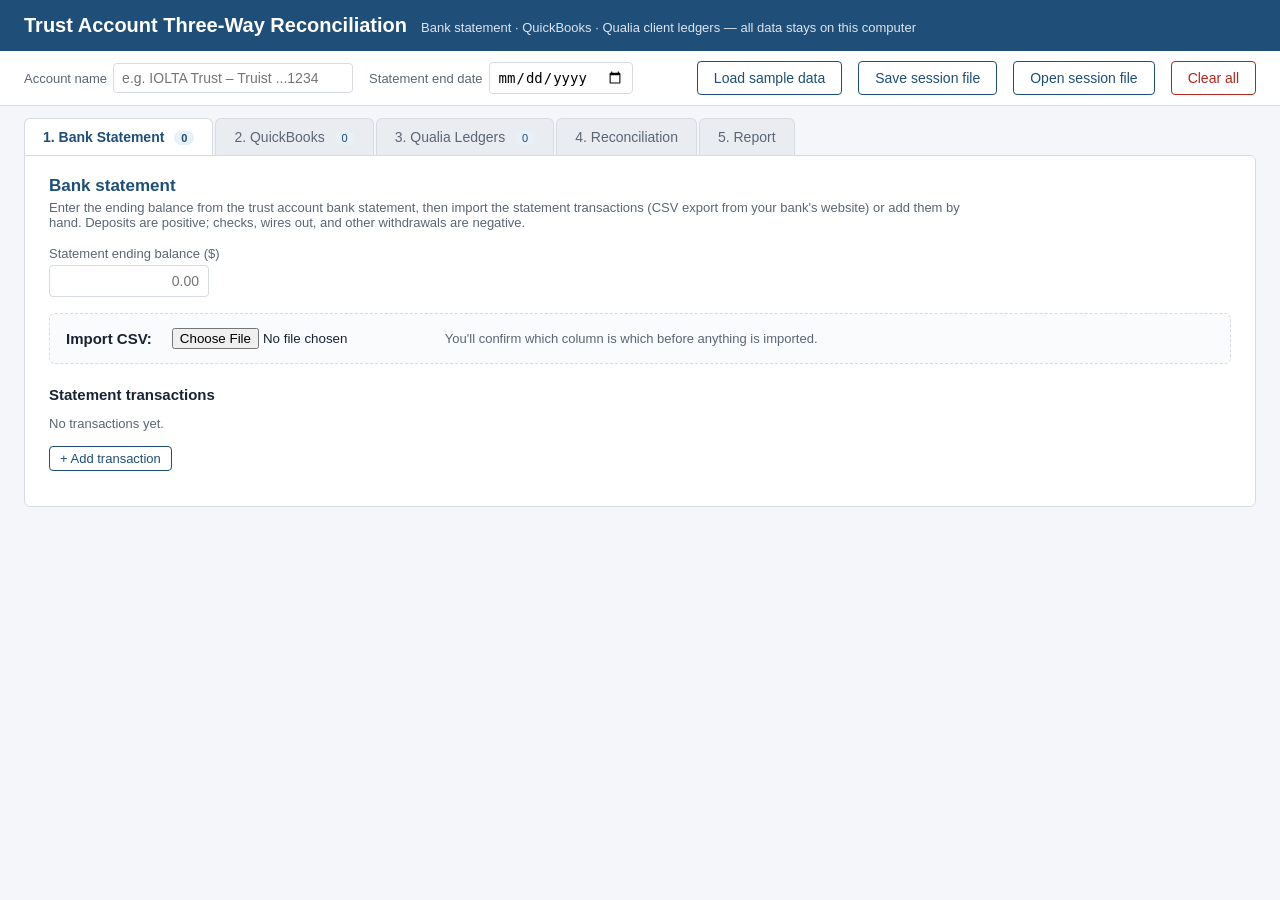
<file: index.html>
<!DOCTYPE html>
<html lang="en">
<head>
<meta charset="utf-8">
<meta name="viewport" content="width=device-width, initial-scale=1">
<title>Trust Account Three-Way Reconciliation</title>
<link rel="stylesheet" href="css/styles.css">
</head>
<body>

<header class="app-header">
  <h1>Trust Account Three-Way Reconciliation</h1>
  <span class="subtitle">Bank statement &middot; QuickBooks &middot; Qualia client ledgers &mdash; all data stays on this computer</span>
</header>

<div class="toolbar">
  <label>Account name
    <input type="text" id="account-name" placeholder="e.g. IOLTA Trust – Truist ...1234">
  </label>
  <label>Statement end date
    <input type="date" id="statement-date">
  </label>
  <span class="spacer"></span>
  <button class="btn secondary" id="btn-load-sample">Load sample data</button>
  <button class="btn secondary" id="btn-save-session">Save session file</button>
  <button class="btn secondary" id="btn-load-session">Open session file</button>
  <input type="file" id="session-file-input" accept=".json" hidden>
  <button class="btn danger" id="btn-clear">Clear all</button>
</div>

<nav class="tabs">
  <button data-tab="bank" class="active">1. Bank Statement <span class="badge" id="badge-bank">0</span></button>
  <button data-tab="book">2. QuickBooks <span class="badge" id="badge-book">0</span></button>
  <button data-tab="qualia">3. Qualia Ledgers <span class="badge" id="badge-qualia">0</span></button>
  <button data-tab="reconcile">4. Reconciliation</button>
  <button data-tab="report">5. Report</button>
</nav>

<main>

  <!-- ============ BANK ============ -->
  <section class="tab-panel active" id="panel-bank">
    <h2>Bank statement</h2>
    <p class="hint">Enter the ending balance from the trust account bank statement, then import the
       statement transactions (CSV export from your bank's website) or add them by hand.
       Deposits are positive; checks, wires out, and other withdrawals are negative.</p>

    <div class="row">
      <div class="field">
        <label>Statement ending balance ($)</label>
        <input type="text" class="money" id="bank-ending" placeholder="0.00">
      </div>
    </div>

    <div class="import-box" id="import-bank">
      <div class="row">
        <strong>Import CSV:</strong>
        <input type="file" accept=".csv,.txt" data-source="bank" class="csv-input">
        <span class="hint-inline" style="color:var(--muted);font-size:13px">You'll confirm which column is which before anything is imported.</span>
      </div>
      <div class="mapping-panel" hidden></div>
    </div>

    <h3 class="section">Statement transactions</h3>
    <div id="bank-table"></div>
    <p><button class="btn secondary small" id="btn-add-bank">+ Add transaction</button></p>
  </section>

  <!-- ============ QUICKBOOKS ============ -->
  <section class="tab-panel" id="panel-book">
    <h2>QuickBooks trust ledger</h2>
    <p class="hint">In QuickBooks, run the trust bank account register / transaction detail report for the
       statement month and export it to CSV (or Excel, then save as CSV). Import it here. The ending balance
       is your book balance as of the statement date &mdash; it auto-fills if the export has a running-balance
       column, and you can type it directly.</p>

    <div class="row">
      <div class="field">
        <label>Book (ledger) ending balance ($)</label>
        <input type="text" class="money" id="book-ending" placeholder="0.00">
      </div>
    </div>

    <div class="import-box" id="import-book">
      <div class="row">
        <strong>Import CSV:</strong>
        <input type="file" accept=".csv,.txt" data-source="book" class="csv-input">
      </div>
      <div class="mapping-panel" hidden></div>
    </div>

    <h3 class="section">Book transactions</h3>
    <div id="book-table"></div>
    <p><button class="btn secondary small" id="btn-add-book">+ Add transaction</button></p>
  </section>

  <!-- ============ QUALIA ============ -->
  <section class="tab-panel" id="panel-qualia">
    <h2>Qualia client ledger balances</h2>
    <p class="hint">In Qualia, run the <em>Trial Balance</em> (escrow trial balance) report for this trust
       account as of the statement date and export it to CSV. Each open order/file should appear with its
       ledger balance. The total of every client ledger must equal the bank and book balances.</p>

    <div class="import-box" id="import-qualia">
      <div class="row">
        <strong>Import CSV:</strong>
        <input type="file" accept=".csv,.txt" data-source="qualia" class="csv-input">
      </div>
      <div class="mapping-panel" hidden></div>
    </div>

    <h3 class="section">Client ledgers</h3>
    <div id="qualia-table"></div>
    <p><button class="btn secondary small" id="btn-add-ledger">+ Add ledger</button></p>
  </section>

  <!-- ============ RECONCILE ============ -->
  <section class="tab-panel" id="panel-reconcile">
    <h2>Three-way reconciliation</h2>
    <p class="hint">The app matches bank and book transactions (by check number, then by amount and date),
       computes outstanding items, and compares the three balances. Everything below updates automatically
       from the data on the first three tabs.</p>
    <div id="reconcile-output"></div>
  </section>

  <!-- ============ REPORT ============ -->
  <section class="tab-panel" id="panel-report">
    <div class="no-print" style="margin-bottom:16px">
      <button class="btn" id="btn-print">Print / save as PDF</button>
      <span style="color:var(--muted);font-size:13px;margin-left:10px">
        Georgia Bar Rule 1.15 requires trust account records to be kept for six years &mdash; print or save
        the signed report each month.</span>
    </div>
    <div id="report-content"></div>
  </section>

</main>

<script src="js/csv.js"></script>
<script src="js/reconcile.js"></script>
<script src="js/sample-data.js"></script>
<script src="js/app.js"></script>
</body>
</html>
</file>
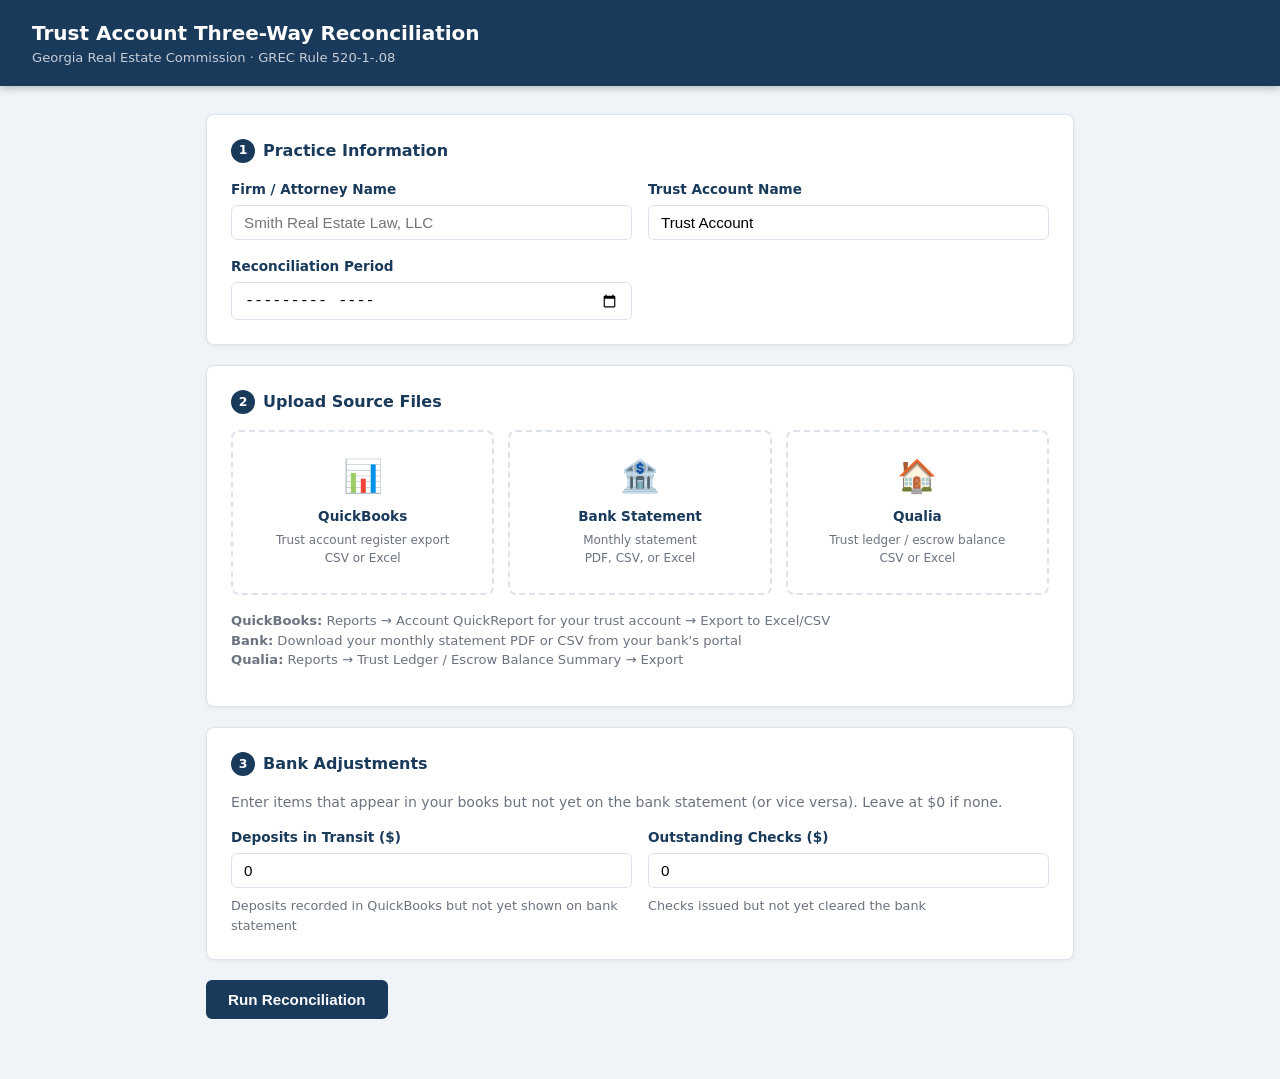
<file: templates/index.html>
<!DOCTYPE html>
<html lang="en">
<head>
  <meta charset="UTF-8" />
  <meta name="viewport" content="width=device-width, initial-scale=1.0" />
  <title>Trust Account Three-Way Reconciliation</title>
  <link rel="stylesheet" href="/static/css/style.css" />
</head>
<body>

<header class="app-header">
  <div>
    <h1>Trust Account Three-Way Reconciliation</h1>
    <div class="subtitle">Georgia Real Estate Commission · GREC Rule 520-1-.08</div>
  </div>
</header>

<main class="container">

  <!-- ── Input Form ── -->
  <form id="reconcile-form" enctype="multipart/form-data">

    <!-- Firm info -->
    <div class="card">
      <div class="card-title">
        <span class="step-badge">1</span>
        Practice Information
      </div>
      <div class="form-grid">
        <div class="form-group">
          <label for="firm_name">Firm / Attorney Name</label>
          <input type="text" id="firm_name" name="firm_name" placeholder="Smith Real Estate Law, LLC" />
        </div>
        <div class="form-group">
          <label for="account_name">Trust Account Name</label>
          <input type="text" id="account_name" name="account_name" value="Trust Account" />
        </div>
        <div class="form-group">
          <label for="month_year">Reconciliation Period</label>
          <input type="month" id="month_year" name="month_year" required />
        </div>
      </div>
    </div>

    <!-- File uploads -->
    <div class="card">
      <div class="card-title">
        <span class="step-badge">2</span>
        Upload Source Files
      </div>
      <div class="upload-grid">

        <div class="upload-zone" id="zone-qb">
          <input type="file" name="quickbooks_file" accept=".csv,.xlsx,.xls" required />
          <div class="upload-icon">📊</div>
          <div class="upload-label">QuickBooks</div>
          <div class="upload-hint">Trust account register export<br/>CSV or Excel</div>
          <div class="upload-filename"></div>
        </div>

        <div class="upload-zone" id="zone-bank">
          <input type="file" name="bank_file" accept=".csv,.xlsx,.xls,.pdf" required />
          <div class="upload-icon">🏦</div>
          <div class="upload-label">Bank Statement</div>
          <div class="upload-hint">Monthly statement<br/>PDF, CSV, or Excel</div>
          <div class="upload-filename"></div>
        </div>

        <div class="upload-zone" id="zone-qualia">
          <input type="file" name="qualia_file" accept=".csv,.xlsx,.xls" required />
          <div class="upload-icon">🏠</div>
          <div class="upload-label">Qualia</div>
          <div class="upload-hint">Trust ledger / escrow balance<br/>CSV or Excel</div>
          <div class="upload-filename"></div>
        </div>

      </div>

      <p style="font-size:.82rem;color:var(--muted);margin-bottom:12px;">
        <strong>QuickBooks:</strong> Reports → Account QuickReport for your trust account → Export to Excel/CSV<br/>
        <strong>Bank:</strong> Download your monthly statement PDF or CSV from your bank's portal<br/>
        <strong>Qualia:</strong> Reports → Trust Ledger / Escrow Balance Summary → Export
      </p>
    </div>

    <!-- Manual adjustments -->
    <div class="card">
      <div class="card-title">
        <span class="step-badge">3</span>
        Bank Adjustments
      </div>
      <p style="font-size:.88rem;color:var(--muted);margin-bottom:14px;">
        Enter items that appear in your books but not yet on the bank statement (or vice versa).
        Leave at $0 if none.
      </p>
      <div class="adjustments">
        <div class="form-group">
          <label for="deposits_in_transit">Deposits in Transit ($)</label>
          <input type="number" id="deposits_in_transit" name="deposits_in_transit"
                 value="0" min="0" step="0.01" />
          <div class="adj-note">Deposits recorded in QuickBooks but not yet shown on bank statement</div>
        </div>
        <div class="form-group">
          <label for="outstanding_checks">Outstanding Checks ($)</label>
          <input type="number" id="outstanding_checks" name="outstanding_checks"
                 value="0" min="0" step="0.01" />
          <div class="adj-note">Checks issued but not yet cleared the bank</div>
        </div>
      </div>
    </div>

    <!-- Submit -->
    <div id="error-box" class="error-box hidden"></div>

    <div class="btn-row">
      <button type="submit" id="submit-btn" class="btn btn-primary">
        <div id="spinner" class="spinner"></div>
        Run Reconciliation
      </button>
    </div>

  </form>

  <!-- ── Results ── -->
  <section id="results" class="hidden" style="margin-top:32px;">

    <div id="status-banner" class="status-banner"></div>

    <!-- Comparison cards -->
    <div class="comparison-grid">
      <div id="card-bank" class="compare-card"></div>
      <div id="card-qb" class="compare-card"></div>
      <div id="card-qualia" class="compare-card"></div>
    </div>

    <!-- Part 1 — Bank -->
    <div class="card recon-section">
      <h3>Part 1 — Bank Statement Balance</h3>
      <table class="recon-table">
        <tbody>
          <tr>
            <td>Bank Statement Ending Balance</td>
            <td id="bank-ending"></td>
          </tr>
          <tr>
            <td class="label-indent">+ Deposits in Transit</td>
            <td id="bank-dit"></td>
          </tr>
          <tr>
            <td class="label-indent">− Outstanding Checks</td>
            <td id="bank-oc"></td>
          </tr>
          <tr class="total-row">
            <td>= Adjusted Bank Balance</td>
            <td id="bank-adjusted"></td>
          </tr>
        </tbody>
      </table>
    </div>

    <!-- Part 2 — QuickBooks -->
    <div class="card recon-section">
      <h3>Part 2 — QuickBooks Book Balance</h3>
      <table class="recon-table">
        <tbody>
          <tr class="total-row">
            <td>Trust Account Balance per QuickBooks</td>
            <td id="qb-balance"></td>
          </tr>
        </tbody>
      </table>
    </div>

    <!-- Part 3 — Qualia -->
    <div class="card recon-section">
      <h3>Part 3 — Qualia Client Ledger Total</h3>
      <table class="recon-table">
        <tbody>
          <tr class="total-row">
            <td>Total of <span id="qualia-count">0</span> Client Ledger Balance(s)</td>
            <td id="qualia-total"></td>
          </tr>
        </tbody>
      </table>
    </div>

    <!-- Discrepancies -->
    <div id="discrepancy-section" class="card hidden">
      <div class="card-title" style="color:var(--danger);">⚠ Discrepancies</div>
      <ul id="discrepancy-list" class="discrepancy-list"></ul>
      <p style="font-size:.83rem;color:var(--muted);margin-top:10px;">
        All discrepancies must be identified, explained, and resolved before the reconciliation is complete.
        Georgia law requires trust account reconciliations to be completed within 10 days after receipt
        of the bank statement.
      </p>
    </div>

    <!-- Client ledger detail -->
    <div id="ledger-section" class="card hidden">
      <div class="card-title">Qualia Client Ledger Detail</div>
      <div style="overflow-x:auto;">
        <table class="ledger-table">
          <thead>
            <tr>
              <th>File #</th>
              <th>Client / Party</th>
              <th>Property</th>
              <th>Balance</th>
            </tr>
          </thead>
          <tbody id="ledger-tbody"></tbody>
        </table>
      </div>
    </div>

    <!-- Export -->
    <div class="card" style="background:#f8fafc;">
      <div class="card-title">Export Reconciliation</div>
      <div class="btn-row">
        <button id="btn-pdf" class="btn btn-primary">⬇ Download PDF Report</button>
        <button id="btn-csv" class="btn btn-outline">⬇ Download CSV</button>
      </div>
      <p style="font-size:.8rem;color:var(--muted);margin-top:10px;">
        The PDF report includes a signature block for the preparing attorney and reviewer,
        suitable for your compliance file.
      </p>
    </div>

  </section>
</main>

<script src="/static/js/app.js"></script>
</body>
</html>
</file>
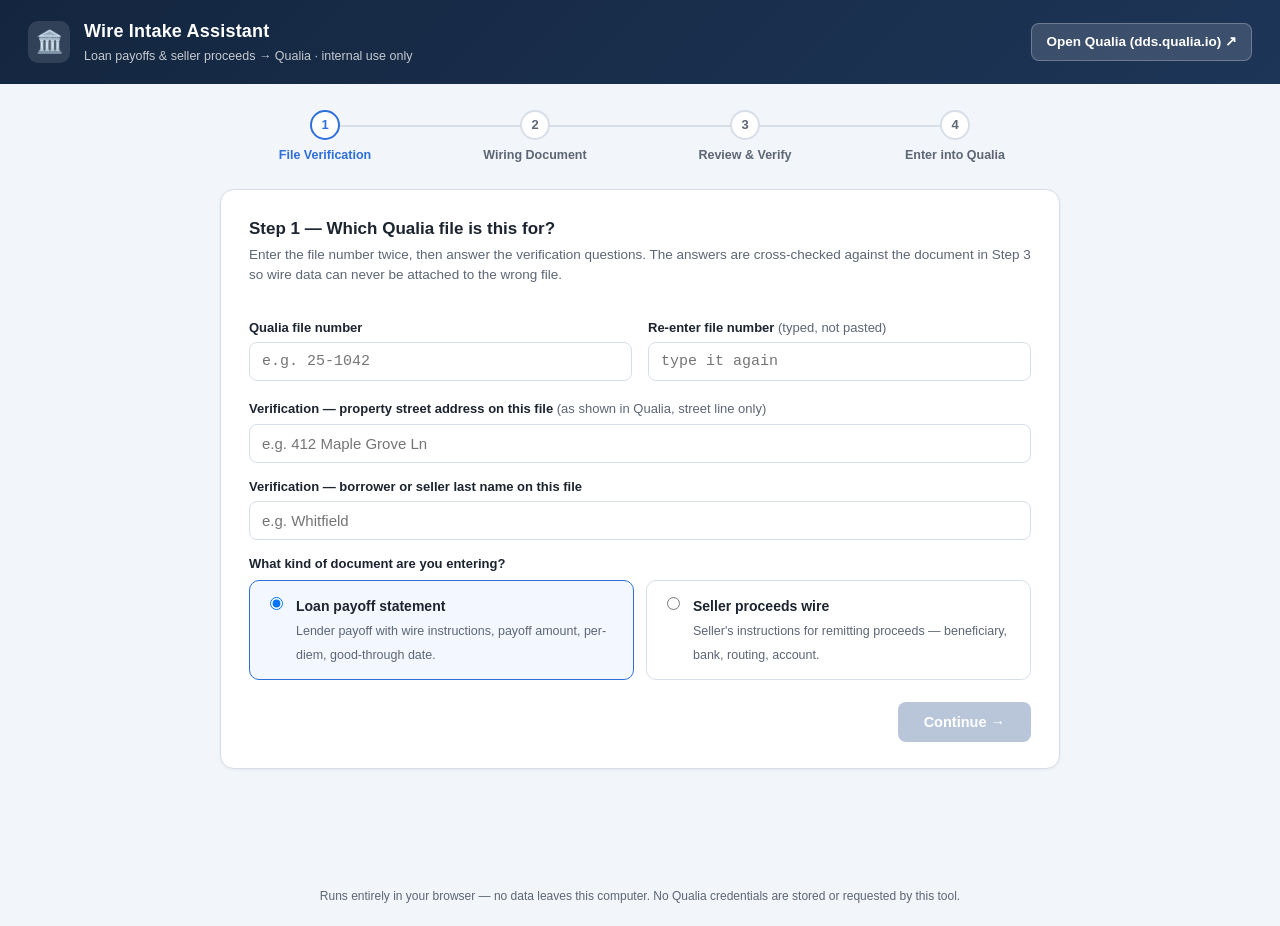
<file: qualia-wire-intake.html>
<!DOCTYPE html>
<html lang="en">
<head>
<meta charset="UTF-8">
<meta name="viewport" content="width=device-width, initial-scale=1.0">
<title>Wire Intake Assistant — Qualia (dds.qualia.io)</title>
<!--
  ============================================================================
  WIRE INTAKE ASSISTANT for Qualia — internal use
  ----------------------------------------------------------------------------
  What it does
    1. Asks for the Qualia file number (entered twice) plus a verification
       question (property address + party last name) so data is matched to
       the correct file before anything is shown.
    2. Accepts a loan payoff statement or seller-proceeds wire instruction
       as a dropped/browsed PDF, or as pasted text from an email.
    3. Extracts the wiring fields (bank, ABA/routing, account number,
       amounts, dates, references), validates the ABA routing checksum,
       and cross-checks the document against the verification answers.
    4. Presents each verified field with a one-click Copy button, ordered
       to match Qualia's payoff / disbursement entry screens, plus a
       printable audit summary.

  Privacy / security
    - Everything runs locally in the browser. No document, wire detail, or
      credential is transmitted anywhere by this page.
    - No Qualia username or password is requested or stored. Users log in
      to dds.qualia.io themselves in their own browser session.
    - PDF text extraction uses Mozilla pdf.js; scanned documents are read
      with Tesseract OCR — both run entirely on the user's machine. The
      libraries are fetched from public CDNs on first use; if your network
      blocks CDNs, the copy/paste path still works with no internet at all.
  ============================================================================
-->
<style>
  :root {
    --navy: #14263f;
    --navy-2: #1d3557;
    --accent: #2e6fdb;
    --accent-dark: #1f56b5;
    --ok: #1d7a46;
    --ok-bg: #e7f5ec;
    --warn: #a15c00;
    --warn-bg: #fdf3e0;
    --err: #b3261e;
    --err-bg: #fdecea;
    --ink: #1c2430;
    --muted: #5c6675;
    --line: #d8dee8;
    --bg: #f2f5f9;
    --card: #ffffff;
    --mono: ui-monospace, "SF Mono", "Cascadia Code", Consolas, Menlo, monospace;
  }
  * { box-sizing: border-box; }
  html, body { margin: 0; padding: 0; }
  body {
    font-family: -apple-system, BlinkMacSystemFont, "Segoe UI", Roboto, "Helvetica Neue", Arial, sans-serif;
    background: var(--bg);
    color: var(--ink);
    line-height: 1.5;
  }
  header.app {
    background: linear-gradient(135deg, var(--navy) 0%, var(--navy-2) 100%);
    color: #fff;
    padding: 18px 28px;
    display: flex;
    align-items: center;
    justify-content: space-between;
    gap: 16px;
    flex-wrap: wrap;
  }
  header.app .brand { display: flex; align-items: center; gap: 14px; }
  header.app .mark {
    width: 42px; height: 42px; border-radius: 10px;
    background: rgba(255,255,255,.12);
    display: grid; place-items: center;
    font-size: 22px;
  }
  header.app h1 { font-size: 18px; margin: 0; font-weight: 650; letter-spacing: .2px; }
  header.app .sub { font-size: 12.5px; opacity: .75; margin-top: 2px; }
  header.app a.qualia-link {
    color: #fff; text-decoration: none; font-size: 13.5px; font-weight: 600;
    background: rgba(255,255,255,.14);
    border: 1px solid rgba(255,255,255,.25);
    padding: 8px 14px; border-radius: 8px;
  }
  header.app a.qualia-link:hover { background: rgba(255,255,255,.24); }

  main { max-width: 880px; margin: 0 auto; padding: 26px 20px 80px; }

  /* Stepper */
  .stepper { display: flex; gap: 0; margin-bottom: 24px; }
  .stepper .step {
    flex: 1; text-align: center; position: relative; padding: 0 4px;
    color: var(--muted); font-size: 12.5px; font-weight: 600;
  }
  .stepper .dot {
    width: 30px; height: 30px; border-radius: 50%;
    background: #fff; border: 2px solid var(--line);
    display: grid; place-items: center;
    margin: 0 auto 6px; font-size: 13px; color: var(--muted);
    position: relative; z-index: 1;
  }
  .stepper .step::before {
    content: ""; position: absolute; top: 15px; left: -50%; width: 100%;
    height: 2px; background: var(--line);
  }
  .stepper .step:first-child::before { display: none; }
  .stepper .step.active .dot { border-color: var(--accent); color: var(--accent); }
  .stepper .step.active { color: var(--accent); }
  .stepper .step.done .dot { background: var(--ok); border-color: var(--ok); color: #fff; }
  .stepper .step.done { color: var(--ok); }
  .stepper .step.done::before, .stepper .step.active::before { background: var(--ok); }

  .card {
    background: var(--card);
    border: 1px solid var(--line);
    border-radius: 14px;
    padding: 26px 28px;
    box-shadow: 0 1px 3px rgba(20,38,63,.06);
    margin-bottom: 18px;
  }
  .card h2 { margin: 0 0 4px; font-size: 17px; }
  .card .lead { color: var(--muted); font-size: 13.5px; margin: 0 0 18px; }

  label.f { display: block; font-size: 13px; font-weight: 600; margin: 14px 0 5px; }
  label.f .hint { font-weight: 400; color: var(--muted); }
  input[type=text], textarea, select {
    width: 100%; padding: 10px 12px; font-size: 15px;
    border: 1.5px solid var(--line); border-radius: 8px;
    font-family: inherit; color: var(--ink); background: #fff;
  }
  input[type=text]:focus, textarea:focus { outline: none; border-color: var(--accent); box-shadow: 0 0 0 3px rgba(46,111,219,.15); }
  input.mono, textarea.mono { font-family: var(--mono); }
  input.bad { border-color: var(--err); background: #fff8f8; }
  input.good { border-color: var(--ok); }
  .field-note { font-size: 12px; margin-top: 4px; }
  .field-note.err { color: var(--err); }
  .field-note.ok { color: var(--ok); }

  .row2 { display: grid; grid-template-columns: 1fr 1fr; gap: 16px; }
  @media (max-width: 640px) { .row2 { grid-template-columns: 1fr; } }

  .radio-cards { display: grid; grid-template-columns: 1fr 1fr; gap: 12px; margin-top: 6px; }
  @media (max-width: 640px) { .radio-cards { grid-template-columns: 1fr; } }
  .radio-cards label {
    border: 1.5px solid var(--line); border-radius: 10px; padding: 13px 15px;
    cursor: pointer; display: flex; gap: 10px; align-items: flex-start;
    background: #fff;
  }
  .radio-cards label:has(input:checked) { border-color: var(--accent); background: #f3f7ff; }
  .radio-cards input { margin-top: 3px; }
  .radio-cards .t { font-weight: 650; font-size: 14px; }
  .radio-cards .d { font-size: 12.5px; color: var(--muted); }

  button.primary, button.ghost, button.copybtn {
    font-family: inherit; cursor: pointer; border-radius: 8px;
    font-size: 14.5px; font-weight: 600;
  }
  button.primary {
    background: var(--accent); color: #fff; border: none;
    padding: 12px 26px;
  }
  button.primary:hover { background: var(--accent-dark); }
  button.primary:disabled { background: #b9c6da; cursor: not-allowed; }
  button.ghost {
    background: #fff; color: var(--ink); border: 1.5px solid var(--line);
    padding: 11px 20px;
  }
  button.ghost:hover { border-color: var(--muted); }
  .actions { display: flex; justify-content: space-between; align-items: center; margin-top: 22px; gap: 12px; flex-wrap: wrap; }

  /* Tabs (step 2) */
  .tabs { display: flex; gap: 8px; margin-bottom: 16px; }
  .tabs button {
    font-family: inherit; font-size: 14px; font-weight: 600; cursor: pointer;
    padding: 9px 18px; border-radius: 999px; border: 1.5px solid var(--line);
    background: #fff; color: var(--muted);
  }
  .tabs button.on { background: var(--navy); border-color: var(--navy); color: #fff; }

  .dropzone {
    border: 2.5px dashed var(--line); border-radius: 14px;
    padding: 46px 24px; text-align: center; cursor: pointer;
    background: #fafcfe; transition: all .15s ease;
  }
  .dropzone:hover, .dropzone.drag { border-color: var(--accent); background: #f0f6ff; }
  .dropzone .icon { font-size: 40px; margin-bottom: 8px; }
  .dropzone .big { font-size: 16px; font-weight: 650; }
  .dropzone .small { font-size: 13px; color: var(--muted); margin-top: 4px; }
  .dropzone input { display: none; }

  .progress { margin-top: 16px; display: none; }
  .progress .bar-wrap { background: var(--line); border-radius: 999px; height: 8px; overflow: hidden; }
  .progress .bar { background: var(--accent); height: 100%; width: 0%; transition: width .2s; }
  .progress .msg { font-size: 13px; color: var(--muted); margin-top: 6px; }

  .banner { border-radius: 10px; padding: 12px 16px; font-size: 13.5px; margin: 14px 0; display: flex; gap: 10px; align-items: flex-start; }
  .banner.ok   { background: var(--ok-bg);   color: var(--ok);   border: 1px solid #bfe3cd; }
  .banner.warn { background: var(--warn-bg); color: var(--warn); border: 1px solid #f0dcb2; }
  .banner.err  { background: var(--err-bg);  color: var(--err);  border: 1px solid #f3c1bd; }
  .banner b { font-weight: 700; }

  /* Review table */
  .fieldgrid { display: grid; grid-template-columns: 210px 1fr; gap: 10px 14px; align-items: center; }
  @media (max-width: 640px) { .fieldgrid { grid-template-columns: 1fr; gap: 4px; } .fieldgrid .fl { margin-top: 10px; } }
  .fieldgrid .fl { font-size: 13px; font-weight: 600; text-align: right; color: var(--muted); }
  @media (max-width: 640px) { .fieldgrid .fl { text-align: left; } }
  .found-tag { display: inline-block; font-size: 10.5px; font-weight: 700; letter-spacing: .4px; border-radius: 4px; padding: 1px 6px; margin-left: 8px; vertical-align: middle; }
  .found-tag.auto { background: #e3edfd; color: var(--accent-dark); }
  .found-tag.manual { background: #f0f0f0; color: var(--muted); }

  .checkline { display: flex; align-items: flex-start; gap: 10px; padding: 14px 16px; border: 1.5px solid var(--line); border-radius: 10px; margin-top: 18px; background: #fafcfe; }
  .checkline input { width: 18px; height: 18px; margin-top: 2px; }
  .checkline label { font-size: 14px; font-weight: 600; cursor: pointer; }

  /* Copy screen */
  .copyrow {
    display: flex; align-items: center; gap: 12px;
    border: 1px solid var(--line); border-radius: 10px;
    padding: 12px 16px; margin-bottom: 10px; background: #fff;
  }
  .copyrow .lab { width: 200px; flex-shrink: 0; font-size: 13px; font-weight: 600; color: var(--muted); }
  .copyrow .val { flex: 1; font-family: var(--mono); font-size: 15px; word-break: break-all; }
  button.copybtn {
    background: #fff; border: 1.5px solid var(--accent); color: var(--accent);
    padding: 7px 16px; flex-shrink: 0; min-width: 88px;
  }
  button.copybtn:hover { background: #f0f6ff; }
  button.copybtn.copied { background: var(--ok); border-color: var(--ok); color: #fff; }
  .copy-section-title { font-size: 12px; font-weight: 700; letter-spacing: .8px; text-transform: uppercase; color: var(--muted); margin: 22px 0 10px; }

  .file-chip {
    display: inline-flex; align-items: center; gap: 8px;
    background: #eef3fb; border: 1px solid #d5e2f5; color: var(--navy);
    font-size: 13px; font-weight: 600; border-radius: 999px; padding: 6px 14px;
  }

  .summary-head { display: flex; justify-content: space-between; align-items: center; flex-wrap: wrap; gap: 10px; margin-bottom: 8px; }

  .fraud-note {
    margin-top: 26px; padding: 14px 18px; border-radius: 10px;
    background: #f6f2e8; border: 1px solid #e5dcc3; color: #6b5a2e; font-size: 12.5px;
  }

  .hidden { display: none !important; }

  footer.app { text-align: center; font-size: 12px; color: var(--muted); padding: 20px; }

  /* Print: only the audit summary */
  #printArea { display: none; }
  @media print {
    body * { visibility: hidden; }
    #printArea, #printArea * { visibility: visible; }
    #printArea { display: block; position: absolute; top: 0; left: 0; width: 100%; padding: 24px; font-size: 12px; }
    #printArea h1 { font-size: 17px; }
    #printArea table { border-collapse: collapse; width: 100%; }
    #printArea td { border: 1px solid #999; padding: 6px 10px; vertical-align: top; }
    #printArea td:first-child { font-weight: 700; width: 220px; }
  }
</style>
</head>
<body>

<header class="app">
  <div class="brand">
    <div class="mark">🏛️</div>
    <div>
      <h1>Wire Intake Assistant</h1>
      <div class="sub">Loan payoffs &amp; seller proceeds → Qualia · internal use only</div>
    </div>
  </div>
  <a class="qualia-link" href="https://dds.qualia.io" target="_blank" rel="noopener">Open Qualia (dds.qualia.io) ↗</a>
</header>

<main>

  <div class="stepper" id="stepper">
    <div class="step" data-step="1"><div class="dot">1</div>File Verification</div>
    <div class="step" data-step="2"><div class="dot">2</div>Wiring Document</div>
    <div class="step" data-step="3"><div class="dot">3</div>Review &amp; Verify</div>
    <div class="step" data-step="4"><div class="dot">4</div>Enter into Qualia</div>
  </div>

  <!-- ================= STEP 1 : FILE VERIFICATION ================= -->
  <section class="card" id="panel1">
    <h2>Step 1 — Which Qualia file is this for?</h2>
    <p class="lead">Enter the file number twice, then answer the verification questions. The answers are cross-checked against the document in Step 3 so wire data can never be attached to the wrong file.</p>

    <div class="row2">
      <div>
        <label class="f" for="fileNum">Qualia file number</label>
        <input type="text" id="fileNum" class="mono" autocomplete="off" spellcheck="false" placeholder="e.g. 25-1042">
      </div>
      <div>
        <label class="f" for="fileNum2">Re-enter file number <span class="hint">(typed, not pasted)</span></label>
        <input type="text" id="fileNum2" class="mono" autocomplete="off" spellcheck="false" placeholder="type it again">
        <div class="field-note" id="fileNumNote"></div>
      </div>
    </div>

    <label class="f" for="propAddr">Verification — property street address on this file <span class="hint">(as shown in Qualia, street line only)</span></label>
    <input type="text" id="propAddr" autocomplete="off" placeholder="e.g. 412 Maple Grove Ln">

    <label class="f" for="partyName">Verification — borrower or seller last name on this file</label>
    <input type="text" id="partyName" autocomplete="off" placeholder="e.g. Whitfield">

    <label class="f">What kind of document are you entering?</label>
    <div class="radio-cards">
      <label><input type="radio" name="docType" value="payoff" checked>
        <span><span class="t">Loan payoff statement</span><br><span class="d">Lender payoff with wire instructions, payoff amount, per-diem, good-through date.</span></span>
      </label>
      <label><input type="radio" name="docType" value="proceeds">
        <span><span class="t">Seller proceeds wire</span><br><span class="d">Seller's instructions for remitting proceeds — beneficiary, bank, routing, account.</span></span>
      </label>
    </div>

    <div class="actions">
      <span></span>
      <button class="primary" id="toStep2" disabled>Continue →</button>
    </div>
  </section>

  <!-- ================= STEP 2 : DOCUMENT INPUT ================= -->
  <section class="card hidden" id="panel2">
    <h2>Step 2 — Add the wiring document</h2>
    <p class="lead">Drop the PDF here, browse for it, or paste the wiring text from an email. Everything is read locally on this computer — nothing is uploaded anywhere.</p>

    <div style="margin-bottom:14px"><span class="file-chip" id="chip2">📁 File #—</span></div>

    <div class="tabs">
      <button id="tabPdf" class="on" type="button">📄 PDF (drag &amp; drop)</button>
      <button id="tabPaste" type="button">📋 Paste text</button>
    </div>

    <div id="pdfPane">
      <div class="dropzone" id="dropzone">
        <div class="icon">📄</div>
        <div class="big">Drag &amp; drop the payoff / wire PDF here</div>
        <div class="small">or click to browse · scanned and faxed PDFs are OCR'd automatically</div>
        <input type="file" id="fileInput" accept="application/pdf,.pdf">
      </div>
      <div class="progress" id="progress">
        <div class="bar-wrap"><div class="bar" id="progressBar"></div></div>
        <div class="msg" id="progressMsg">Reading…</div>
      </div>
      <div id="pdfError"></div>
    </div>

    <div id="pastePane" class="hidden">
      <label class="f" for="pasteBox">Paste the wiring instructions <span class="hint">(from an email or document)</span></label>
      <textarea id="pasteBox" class="mono" rows="12" spellcheck="false" placeholder="Paste the full wiring instructions here, e.g.&#10;&#10;Beneficiary: John Q. Seller&#10;Bank: First Example Bank&#10;ABA/Routing: 021000021&#10;Account: 000123456789 ..."></textarea>
      <div class="actions">
        <span></span>
        <button class="primary" id="parsePaste">Extract fields →</button>
      </div>
    </div>

    <div class="actions">
      <button class="ghost" id="back1">← Back</button>
      <span></span>
    </div>
  </section>

  <!-- ================= STEP 3 : REVIEW & VERIFY ================= -->
  <section class="card hidden" id="panel3">
    <h2>Step 3 — Review the extracted wire data</h2>
    <p class="lead">Fields tagged <span class="found-tag auto">AUTO</span> were read from the document — check every one against the source. Fields tagged <span class="found-tag manual">ENTER</span> weren't found and need to be typed. Nothing moves forward until the verification checks pass.</p>

    <div style="margin-bottom:14px"><span class="file-chip" id="chip3">📁 File #—</span></div>

    <div id="verifyBanners"></div>

    <div class="fieldgrid" id="fieldGrid"><!-- populated by JS --></div>

    <div class="checkline">
      <input type="checkbox" id="confirmChk">
      <label for="confirmChk" id="confirmLabel">I compared every field above against the source document, and this data belongs to Qualia file #—.</label>
    </div>

    <div class="actions">
      <button class="ghost" id="back2">← Back</button>
      <button class="primary" id="toStep4" disabled>Continue to Qualia entry →</button>
    </div>
  </section>

  <!-- ================= STEP 4 : COPY INTO QUALIA ================= -->
  <section class="card hidden" id="panel4">
    <div class="summary-head">
      <div>
        <h2>Step 4 — Enter into Qualia</h2>
        <p class="lead" style="margin-bottom:0">Open the order in Qualia, then copy each field in order. Buttons turn green once copied.</p>
      </div>
      <a class="qualia-link" style="background:var(--navy);border:none" href="https://dds.qualia.io" target="_blank" rel="noopener">Open Qualia ↗</a>
    </div>

    <div style="margin:10px 0 4px"><span class="file-chip" id="chip4">📁 File #—</span></div>

    <div id="copyList"><!-- populated by JS --></div>

    <div class="actions">
      <button class="ghost" id="back3">← Back</button>
      <div style="display:flex;gap:10px;flex-wrap:wrap">
        <button class="ghost" id="printBtn">🖨️ Print audit summary</button>
        <button class="primary" id="startOver">Done — start a new document</button>
      </div>
    </div>

    <div class="fraud-note">
      <b>Wire-fraud reminder:</b> before releasing any wire, verify these instructions by calling the payee at an independently confirmed phone number (never a number taken from the emailed instructions themselves). Treat any last-minute change to wiring instructions as fraud until proven otherwise.
    </div>
  </section>

  <div id="printArea"></div>
</main>

<footer class="app">
  Runs entirely in your browser — no data leaves this computer. No Qualia credentials are stored or requested by this tool.
</footer>

<script>
"use strict";
/* ============================ STATE ============================ */
const state = {
  fileNum: "", propAddr: "", partyName: "", docType: "payoff",
  rawText: "", sourceName: "", extracted: {}, values: {}
};

const $ = (id) => document.getElementById(id);

/* ============================ FIELD SCHEMA ============================ */
/* order matches the sequence Qualia's payoff / disbursement screens ask for */
const FIELDS = [
  { key:"payee",      label:"Payee / Lender name",        docs:["payoff"],            section:"Payoff details" },
  { key:"loanNum",    label:"Loan number",                docs:["payoff"],            section:"Payoff details" },
  { key:"amount",     label:"Payoff amount",              docs:["payoff"],            section:"Payoff details", kind:"money" },
  { key:"goodThru",   label:"Good-through date",          docs:["payoff"],            section:"Payoff details" },
  { key:"perDiem",    label:"Per-diem interest",          docs:["payoff"],            section:"Payoff details", kind:"money", optional:true },
  { key:"beneficiary",label:"Beneficiary name",           docs:["payoff","proceeds"], section:"Wire instructions" },
  { key:"amountP",    label:"Wire amount (if stated)",    docs:["proceeds"],          section:"Wire instructions", kind:"money", optional:true },
  { key:"bank",       label:"Receiving bank name",        docs:["payoff","proceeds"], section:"Wire instructions" },
  { key:"aba",        label:"ABA / routing number",       docs:["payoff","proceeds"], section:"Wire instructions", kind:"aba" },
  { key:"account",    label:"Account number",             docs:["payoff","proceeds"], section:"Wire instructions", kind:"acct" },
  { key:"ffc",        label:"For further credit / ref",   docs:["payoff","proceeds"], section:"Wire instructions", optional:true },
  { key:"bankAddr",   label:"Bank address (if given)",    docs:["payoff","proceeds"], section:"Wire instructions", optional:true }
];
const activeFields = () => FIELDS.filter(f => f.docs.includes(state.docType));

/* ============================ STEP NAVIGATION ============================ */
let currentStep = 1;
function goStep(n) {
  currentStep = n;
  for (let i = 1; i <= 4; i++) $("panel"+i).classList.toggle("hidden", i !== n);
  document.querySelectorAll("#stepper .step").forEach(el => {
    const s = +el.dataset.step;
    el.classList.toggle("active", s === n);
    el.classList.toggle("done", s < n);
    el.querySelector(".dot").textContent = s < n ? "✓" : s;
  });
  window.scrollTo({ top: 0, behavior: "smooth" });
}

/* ============================ STEP 1 ============================ */
function step1Valid() {
  const a = $("fileNum").value.trim(), b = $("fileNum2").value.trim();
  const note = $("fileNumNote");
  const match = a !== "" && a === b;
  if (b === "") { note.textContent = ""; $("fileNum2").className = "mono"; }
  else if (match) { note.textContent = "✓ File numbers match"; note.className = "field-note ok"; $("fileNum2").className = "mono good"; }
  else { note.textContent = "✗ Does not match the first entry"; note.className = "field-note err"; $("fileNum2").className = "mono bad"; }
  const ok = match && $("propAddr").value.trim().length >= 3 && $("partyName").value.trim().length >= 2;
  $("toStep2").disabled = !ok;
  return ok;
}
["fileNum","fileNum2","propAddr","partyName"].forEach(id => $(id).addEventListener("input", step1Valid));
$("fileNum2").addEventListener("paste", e => e.preventDefault());  // force re-typing
document.querySelectorAll("input[name=docType]").forEach(r =>
  r.addEventListener("change", () => { state.docType = document.querySelector("input[name=docType]:checked").value; }));

$("toStep2").addEventListener("click", () => {
  state.fileNum = $("fileNum").value.trim();
  state.propAddr = $("propAddr").value.trim();
  state.partyName = $("partyName").value.trim();
  state.docType = document.querySelector("input[name=docType]:checked").value;
  ["chip2","chip3","chip4"].forEach(id => $(id).textContent = "📁 File #" + state.fileNum);
  goStep(2);
});
$("back1").addEventListener("click", () => goStep(1));
$("back2").addEventListener("click", () => goStep(2));
$("back3").addEventListener("click", () => goStep(3));

/* ============================ STEP 2 : INPUT ============================ */
$("tabPdf").addEventListener("click", () => { $("tabPdf").classList.add("on"); $("tabPaste").classList.remove("on"); $("pdfPane").classList.remove("hidden"); $("pastePane").classList.add("hidden"); });
$("tabPaste").addEventListener("click", () => { $("tabPaste").classList.add("on"); $("tabPdf").classList.remove("on"); $("pastePane").classList.remove("hidden"); $("pdfPane").classList.add("hidden"); });

const dz = $("dropzone");
dz.addEventListener("click", () => $("fileInput").click());
["dragenter","dragover"].forEach(ev => dz.addEventListener(ev, e => { e.preventDefault(); dz.classList.add("drag"); }));
["dragleave","drop"].forEach(ev => dz.addEventListener(ev, e => { e.preventDefault(); dz.classList.remove("drag"); }));
dz.addEventListener("drop", e => { const f = e.dataTransfer.files[0]; if (f) handleFile(f); });
$("fileInput").addEventListener("change", e => { const f = e.target.files[0]; if (f) handleFile(f); });

$("parsePaste").addEventListener("click", () => {
  const t = $("pasteBox").value.trim();
  if (t.length < 20) { alert("Please paste the full wiring instructions first."); return; }
  state.rawText = t; state.sourceName = "Pasted text";
  runExtraction();
});

function setProgress(pct, msg) {
  $("progress").style.display = "block";
  $("progressBar").style.width = Math.round(pct) + "%";
  $("progressMsg").textContent = msg;
}
function pdfFail(msg) {
  $("progress").style.display = "none";
  $("pdfError").innerHTML = '<div class="banner err">⚠️ <span><b>Could not read the PDF.</b> ' + msg +
    ' You can still use the <b>Paste text</b> tab — open the PDF, select all, copy, and paste it there.</span></div>';
}

/* ---- lazy library loaders (CDN; only fetched when first needed) ---- */
function loadScript(src) {
  return new Promise((res, rej) => {
    const s = document.createElement("script");
    s.src = src; s.onload = res; s.onerror = () => rej(new Error("Could not load " + src));
    document.head.appendChild(s);
  });
}
let pdfjsReady = null;
function ensurePdfjs() {
  if (!pdfjsReady) pdfjsReady = loadScript("https://cdnjs.cloudflare.com/ajax/libs/pdf.js/3.11.174/pdf.min.js")
    .then(() => { window.pdfjsLib.GlobalWorkerOptions.workerSrc = "https://cdnjs.cloudflare.com/ajax/libs/pdf.js/3.11.174/pdf.worker.min.js"; });
  return pdfjsReady;
}
let tessReady = null;
function ensureTesseract() {
  if (!tessReady) tessReady = loadScript("https://cdn.jsdelivr.net/npm/tesseract.js@5.1.1/dist/tesseract.min.js");
  return tessReady;
}

async function handleFile(file) {
  $("pdfError").innerHTML = "";
  if (!/pdf$/i.test(file.type) && !/\.pdf$/i.test(file.name)) { pdfFail("That file is not a PDF."); return; }
  state.sourceName = file.name;
  setProgress(5, "Loading PDF reader…");
  let pdf;
  try {
    await ensurePdfjs();
    const buf = await file.arrayBuffer();
    pdf = await window.pdfjsLib.getDocument({ data: buf }).promise;
  } catch (err) {
    pdfFail("(" + (err.message || err) + ") — this often means the network blocks the PDF library, or the file is corrupted/password-protected.");
    return;
  }
  try {
    // Pass 1: embedded text
    let text = "";
    for (let p = 1; p <= pdf.numPages; p++) {
      setProgress(5 + 45 * p / pdf.numPages, "Reading page " + p + " of " + pdf.numPages + "…");
      const page = await pdf.getPage(p);
      const tc = await page.getTextContent();
      let last = null, lines = [];
      for (const item of tc.items) {
        if (last !== null && Math.abs(item.transform[5] - last) > 4) lines.push("\n");
        else if (lines.length) lines.push(" ");
        lines.push(item.str);
        last = item.transform[5];
      }
      text += lines.join("") + "\n";
    }
    // Pass 2: OCR if the PDF has little/no embedded text (scan or fax)
    if (text.replace(/\s+/g, "").length < 40 * pdf.numPages) {
      setProgress(52, "No embedded text found — running OCR (this stays on your computer)…");
      await ensureTesseract();
      const worker = await Tesseract.createWorker("eng");
      text = "";
      for (let p = 1; p <= pdf.numPages; p++) {
        setProgress(52 + 45 * (p - 1) / pdf.numPages, "OCR on page " + p + " of " + pdf.numPages + "… (can take a minute)");
        const page = await pdf.getPage(p);
        const vp = page.getViewport({ scale: 2.2 });
        const canvas = document.createElement("canvas");
        canvas.width = vp.width; canvas.height = vp.height;
        await page.render({ canvasContext: canvas.getContext("2d"), viewport: vp }).promise;
        const { data } = await worker.recognize(canvas);
        text += data.text + "\n";
      }
      await worker.terminate();
    }
    setProgress(100, "Done.");
    state.rawText = text;
    runExtraction();
  } catch (err) {
    pdfFail("(" + (err.message || err) + ")");
  }
}

/* ============================ EXTRACTION ============================ */
function abaChecksumOk(d) {
  if (!/^\d{9}$/.test(d)) return false;
  const n = d.split("").map(Number);
  return (3*(n[0]+n[3]+n[6]) + 7*(n[1]+n[4]+n[7]) + (n[2]+n[5]+n[8])) % 10 === 0;
}

/* find `label: value` (same line, or value on the next line) */
function labelValue(text, labelRes, valueRe) {
  const lines = text.split(/\n/);
  for (let i = 0; i < lines.length; i++) {
    for (const lre of labelRes) {
      const m = lines[i].match(lre);
      if (!m) continue;
      const after = lines[i].slice(m.index + m[0].length).replace(/^[\s:#.\-–—]+/, "").trim();
      const tryVal = (s) => { if (!s) return null; const vm = s.match(valueRe || /^(.{2,90})/); return vm ? vm[1].trim() : null; };
      let v = tryVal(after);
      if (!v && lines[i+1]) v = tryVal(lines[i+1].trim());
      if (v) return v;
    }
  }
  return null;
}

const MONEY_RE = /\$?\s?([\d]{1,3}(?:,\d{3})*(?:\.\d{2})|\d+\.\d{2})/;
const DATE_RE  = /((?:\d{1,2}[\/\-]\d{1,2}[\/\-]\d{2,4})|(?:(?:Jan|Feb|Mar|Apr|May|Jun|Jul|Aug|Sep|Oct|Nov|Dec)[a-z]*\.?\s+\d{1,2},?\s+\d{4}))/i;

function extractFields(text) {
  const out = {};
  const clean = (s) => s ? s.replace(/\s{2,}/g, " ").trim() : null;

  // ABA / routing: label first, else any checksum-valid 9-digit number
  let aba = labelValue(text, [/\b(?:ABA|routing)\s*(?:number|no|#|\/?\s*routing)?\b/i, /\bRTN\b/i], /(\d[\d\s\-]{7,14}\d)/);
  if (aba) aba = aba.replace(/\D/g, "");
  if (!aba || !abaChecksumOk(aba)) {
    const cands = text.match(/\b\d{9}\b/g) || [];
    aba = cands.find(abaChecksumOk) || aba;
  }
  out.aba = aba || null;

  // Account number: labeled digits (avoid grabbing the ABA again)
  let acct = labelValue(text, [/\b(?:account|acct|a\/c)\s*(?:number|no|#)?\b(?!\s*(?:name|type|title|holder))/i, /\bcredit\s+(?:to\s+)?account\b/i], /([\dXx*][\dXx*\s\-]{2,28}[\dXx*])/);
  if (acct) acct = acct.replace(/[\s\-]/g, "");
  if (acct && acct.replace(/\D/g, "").length < 4) acct = null;
  if (acct === out.aba) acct = null;
  out.account = acct || null;

  out.bank = clean(labelValue(text, [/\b(?:receiving|beneficiary(?:'s)?|payee|wire\s*to|credit)\s+bank\b/i, /\bbank\s*name\b/i, /\bwire\s+(?:funds\s+)?to\b/i, /\bfinancial\s+institution\b/i],
    /([A-Za-z][A-Za-z0-9 .,&'\/\-]{2,60})/));

  out.beneficiary = clean(labelValue(text, [/\bbeneficiary\s*(?:name)?\b(?!\s*bank)/i, /\bcredit\s+(?:to|the\s+account\s+of)\b(?!\s*account)/i, /\bin\s+favor\s+of\b/i, /\baccount\s+(?:name|holder|title)\b/i, /\bpay(?:able)?\s+to\b/i],
    /([A-Za-z][A-Za-z0-9 .,&'\/\-]{2,70})/));

  out.ffc = clean(labelValue(text, [/\b(?:for\s+)?further\s+credit(?:\s+to)?\b|\bFFC\b/i, /\breference\s*(?:number|no|#|:)?\b/i, /\bOBI\b/i],
    /([A-Za-z0-9][A-Za-z0-9 .,&'#\/\-]{2,70})/));

  out.bankAddr = clean(labelValue(text, [/\bbank\s+address\b/i], /(.{6,90})/));

  out.loanNum = clean(labelValue(text, [/\bloan\s*(?:number|no|#|account)\b/i, /\baccount\s*(?:number|no|#)?\s*(?:ending|ref)\b/i],
    /([A-Za-z0-9][A-Za-z0-9\-]{3,20})/));

  // Payoff amount: labeled first, else the largest dollar amount in the document
  let amt = labelValue(text, [/\btotal\s+(?:amount\s+)?(?:to\s+pay\s*off|payoff|due)\b/i, /\bpayoff\s+(?:amount|total|balance|funds)\b/i, /\btotal\s+(?:amount\s+)?due\b/i, /\bamount\s+to\s+remit\b/i, /\bwire\s+amount\b/i], MONEY_RE);
  if (!amt) {
    const all = [...text.matchAll(/\$\s?([\d]{1,3}(?:,\d{3})*\.\d{2})/g)].map(m => m[1]);
    if (all.length) amt = all.reduce((a, b) => (parseFloat(a.replace(/,/g,"")) >= parseFloat(b.replace(/,/g,"")) ? a : b));
  }
  out.amount = amt ? "$" + amt.replace(/^\$?\s*/, "") : null;
  out.amountP = out.amount;

  let pd = labelValue(text, [/\bper\s*[- ]?diem\b/i, /\bdaily\s+interest\b/i, /\binterest\s+per\s+day\b/i], MONEY_RE);
  out.perDiem = pd ? "$" + pd.replace(/^\$?\s*/, "") : null;

  out.goodThru = labelValue(text, [/\bgood\s+(?:through|thru|until)\b/i, /\bvalid\s+(?:through|thru|until)\b/i, /\bexpir(?:es|ation)\s*(?:date)?\b/i, /\bpayoff\s+date\b/i], DATE_RE);

  out.payee = clean(labelValue(text, [/\b(?:remit|make\s+(?:checks?|payment)s?\s+payable)\s+to\b/i, /\blender\s*(?:name)?\b/i, /\bservicer\b/i], /([A-Za-z][A-Za-z0-9 .,&'\/\-]{2,70})/))
    || out.beneficiary;

  return out;
}

/* ============================ CROSS-CHECK ============================ */
function norm(s) { return (s || "").toUpperCase().replace(/[^A-Z0-9 ]/g, " ").replace(/\s+/g, " ").trim(); }
function crossChecks() {
  const doc = norm(state.rawText);
  const checks = [];
  // address: street number + at least one street word of 3+ chars found in doc
  const addrToks = norm(state.propAddr).split(" ").filter(t => t.length >= 3 || /^\d+$/.test(t));
  const addrHit = addrToks.length > 0 && addrToks.filter(t => doc.includes(t)).length >= Math.min(2, addrToks.length);
  checks.push({ ok: addrHit, label: "Property address “" + state.propAddr + "”",
    okMsg: "found in the document", failMsg: "NOT found in the document" });
  const nameHit = norm(state.partyName).length >= 2 && doc.includes(norm(state.partyName));
  checks.push({ ok: nameHit, label: "Party last name “" + state.partyName + "”",
    okMsg: "found in the document", failMsg: "NOT found in the document" });
  return checks;
}

/* ============================ STEP 3 : REVIEW ============================ */
function runExtraction() {
  state.extracted = extractFields(state.rawText);
  buildReview();
  goStep(3);
}

function buildReview() {
  const grid = $("fieldGrid");
  grid.innerHTML = "";
  for (const f of activeFields()) {
    const found = state.extracted[f.key] || "";
    const lab = document.createElement("div");
    lab.className = "fl";
    lab.innerHTML = f.label + (f.optional ? ' <span style="font-weight:400">(optional)</span>' : "") +
      '<span class="found-tag ' + (found ? "auto" : "manual") + '">' + (found ? "AUTO" : "ENTER") + "</span>";
    const wrap = document.createElement("div");
    const inp = document.createElement("input");
    inp.type = "text"; inp.className = "mono"; inp.id = "fv_" + f.key;
    inp.value = found; inp.autocomplete = "off"; inp.spellcheck = false;
    if (!found && !f.optional) inp.placeholder = "not found — enter from the document";
    const note = document.createElement("div");
    note.className = "field-note"; note.id = "fn_" + f.key;
    inp.addEventListener("input", () => validateField(f, inp, note));
    wrap.appendChild(inp); wrap.appendChild(note);
    grid.appendChild(lab); grid.appendChild(wrap);
    validateField(f, inp, note);
  }
  // verification banners
  const vb = $("verifyBanners");
  vb.innerHTML = "";
  for (const c of crossChecks()) {
    vb.innerHTML += c.ok
      ? '<div class="banner ok">✅ <span><b>Verified:</b> ' + c.label + " " + c.okMsg + ".</span></div>"
      : '<div class="banner err">🛑 <span><b>Check failed:</b> ' + c.label + " was " + c.failMsg +
        ". Make sure this document belongs to file #" + state.fileNum +
        " — if it does (e.g. the document abbreviates the address), verify manually before continuing.</span></div>";
  }
  vb.innerHTML += '<div class="banner warn">🔍 Source: <b>' + (state.sourceName || "document") + "</b> — keep it open side-by-side while you review.</div>";
  $("confirmLabel").textContent = "I compared every field above against the source document, and this data belongs to Qualia file #" + state.fileNum + ".";
  $("confirmChk").checked = false;
  step3Valid();
}

function validateField(f, inp, note) {
  const v = inp.value.trim();
  note.textContent = ""; note.className = "field-note"; inp.classList.remove("bad", "good");
  if (f.kind === "aba" && v) {
    const d = v.replace(/\D/g, "");
    if (abaChecksumOk(d)) { note.textContent = "✓ Valid ABA routing checksum"; note.className = "field-note ok"; inp.classList.add("good"); }
    else { note.textContent = "✗ Fails the ABA checksum — routing numbers self-verify, so re-check every digit"; note.className = "field-note err"; inp.classList.add("bad"); }
  }
  if (f.kind === "acct" && v && v.replace(/\D/g, "").length < 4) {
    note.textContent = "✗ Account number looks too short"; note.className = "field-note err"; inp.classList.add("bad");
  }
  step3Valid();
}

function step3Valid() {
  let ok = true;
  for (const f of activeFields()) {
    const el = $("fv_" + f.key);
    if (!el) continue;
    const v = el.value.trim();
    if (!f.optional && !v) ok = false;
    if (f.kind === "aba" && v && !abaChecksumOk(v.replace(/\D/g, ""))) ok = false;
  }
  if (!$("confirmChk").checked) ok = false;
  $("toStep4").disabled = !ok;
}
$("confirmChk").addEventListener("change", step3Valid);

$("toStep4").addEventListener("click", () => {
  state.values = {};
  for (const f of activeFields()) state.values[f.key] = $("fv_" + f.key).value.trim();
  buildCopyScreen();
  goStep(4);
});

/* ============================ STEP 4 : COPY ============================ */
function buildCopyScreen() {
  const list = $("copyList");
  list.innerHTML = "";
  let lastSection = null;
  for (const f of activeFields()) {
    const v = state.values[f.key];
    if (!v) continue;
    if (f.section !== lastSection) {
      lastSection = f.section;
      const h = document.createElement("div");
      h.className = "copy-section-title"; h.textContent = f.section;
      list.appendChild(h);
    }
    const row = document.createElement("div");
    row.className = "copyrow";
    row.innerHTML = '<div class="lab">' + f.label + '</div><div class="val"></div>';
    row.querySelector(".val").textContent = v;
    const btn = document.createElement("button");
    btn.className = "copybtn"; btn.textContent = "Copy";
    btn.addEventListener("click", async () => {
      try { await navigator.clipboard.writeText(v); }
      catch (e) {
        const ta = document.createElement("textarea");
        ta.value = v; document.body.appendChild(ta); ta.select();
        document.execCommand("copy"); ta.remove();
      }
      btn.textContent = "Copied ✓"; btn.classList.add("copied");
      setTimeout(() => { btn.textContent = "Copy"; btn.classList.remove("copied"); }, 2500);
    });
    row.appendChild(btn);
    list.appendChild(row);
  }
  buildPrintArea();
}

function buildPrintArea() {
  const rows = activeFields()
    .filter(f => state.values[f.key])
    .map(f => "<tr><td>" + f.label + "</td><td>" + escapeHtml(state.values[f.key]) + "</td></tr>")
    .join("");
  const checks = crossChecks()
    .map(c => "<li>" + escapeHtml(c.label) + ": " + (c.ok ? "VERIFIED — " + c.okMsg : "MANUAL OVERRIDE — " + c.failMsg) + "</li>")
    .join("");
  $("printArea").innerHTML =
    "<h1>Wire Intake Audit Summary — Qualia file #" + escapeHtml(state.fileNum) + "</h1>" +
    "<p>Document type: " + (state.docType === "payoff" ? "Loan payoff statement" : "Seller proceeds wire") +
    " &nbsp;·&nbsp; Source: " + escapeHtml(state.sourceName || "n/a") +
    " &nbsp;·&nbsp; Prepared: " + new Date().toLocaleString() + "</p>" +
    "<table>" + rows + "</table>" +
    "<p><b>Verification checks:</b></p><ul>" + checks + "</ul>" +
    "<p>Reviewer confirmed all fields against the source document before entry. " +
    "Wire instructions must be independently verified by phone at a known-good number before funds are released.</p>" +
    "<p style='margin-top:30px'>Reviewed by: ____________________________ &nbsp;&nbsp; Date: ______________</p>";
}
function escapeHtml(s) { const d = document.createElement("div"); d.textContent = s; return d.innerHTML; }

$("printBtn").addEventListener("click", () => window.print());

$("startOver").addEventListener("click", () => {
  if (!confirm("Clear everything and start a new document?")) return;
  location.reload();
});

/* warn before accidental close mid-workflow */
window.addEventListener("beforeunload", (e) => {
  if (currentStep > 1 && currentStep < 4) { e.preventDefault(); e.returnValue = ""; }
});

goStep(1);
</script>
</body>
</html>
</file>
<file: css/styles.css>
/* Trust Reconciliation — styles */
:root {
  --ink: #1a2332;
  --muted: #5b6675;
  --line: #d7dce3;
  --bg: #f4f6f9;
  --card: #ffffff;
  --accent: #1f4e79;
  --accent-soft: #e8f0f8;
  --good: #1e7a3c;
  --good-soft: #e6f4ea;
  --bad: #b3261e;
  --bad-soft: #fdecea;
  --warn: #8a5a00;
  --warn-soft: #fdf3dc;
}

* { box-sizing: border-box; }

body {
  margin: 0;
  font-family: "Segoe UI", -apple-system, BlinkMacSystemFont, Roboto, Helvetica, Arial, sans-serif;
  font-size: 15px;
  color: var(--ink);
  background: var(--bg);
}

header.app-header {
  background: var(--accent);
  color: #fff;
  padding: 14px 24px;
  display: flex;
  align-items: baseline;
  gap: 14px;
  flex-wrap: wrap;
}
header.app-header h1 { font-size: 20px; margin: 0; font-weight: 600; }
header.app-header .subtitle { font-size: 13px; opacity: 0.85; }

.toolbar {
  background: var(--card);
  border-bottom: 1px solid var(--line);
  padding: 10px 24px;
  display: flex;
  gap: 16px;
  align-items: center;
  flex-wrap: wrap;
}
.toolbar label { font-size: 13px; color: var(--muted); display: flex; align-items: center; gap: 6px; }
.toolbar input[type="text"], .toolbar input[type="date"] {
  padding: 6px 8px;
  border: 1px solid var(--line);
  border-radius: 4px;
  font-size: 14px;
}
.toolbar input[type="text"] { width: 240px; }
.toolbar .spacer { flex: 1; }

nav.tabs {
  display: flex;
  gap: 2px;
  padding: 12px 24px 0;
}
nav.tabs button {
  border: 1px solid var(--line);
  border-bottom: none;
  background: #e9edf2;
  color: var(--muted);
  padding: 10px 18px;
  font-size: 14px;
  cursor: pointer;
  border-radius: 6px 6px 0 0;
}
nav.tabs button.active {
  background: var(--card);
  color: var(--accent);
  font-weight: 600;
}
nav.tabs button .badge {
  display: inline-block;
  margin-left: 6px;
  background: var(--accent-soft);
  color: var(--accent);
  border-radius: 10px;
  font-size: 11px;
  padding: 1px 7px;
}

main { padding: 0 24px 48px; }
section.tab-panel {
  display: none;
  background: var(--card);
  border: 1px solid var(--line);
  border-radius: 0 6px 6px 6px;
  padding: 20px 24px;
}
section.tab-panel.active { display: block; }

h2 { font-size: 17px; margin: 0 0 4px; color: var(--accent); }
p.hint { color: var(--muted); font-size: 13px; margin: 0 0 16px; max-width: 72em; }

.row { display: flex; gap: 20px; align-items: flex-end; flex-wrap: wrap; margin-bottom: 16px; }
.field { display: flex; flex-direction: column; gap: 4px; }
.field label { font-size: 13px; color: var(--muted); }
.field input, .field select {
  padding: 7px 9px;
  border: 1px solid var(--line);
  border-radius: 4px;
  font-size: 14px;
}
.field input.money { text-align: right; width: 160px; font-variant-numeric: tabular-nums; }

button.btn {
  padding: 8px 16px;
  border-radius: 4px;
  border: 1px solid var(--accent);
  background: var(--accent);
  color: #fff;
  font-size: 14px;
  cursor: pointer;
}
button.btn:hover { filter: brightness(1.1); }
button.btn.secondary { background: #fff; color: var(--accent); }
button.btn.danger { background: #fff; color: var(--bad); border-color: var(--bad); }
button.btn.small { padding: 4px 10px; font-size: 13px; }

.import-box {
  border: 1px dashed var(--line);
  border-radius: 6px;
  padding: 14px 16px;
  margin-bottom: 18px;
  background: #fafbfc;
}
.import-box .row { margin-bottom: 0; align-items: center; }

.mapping-panel {
  margin-top: 14px;
  border-top: 1px solid var(--line);
  padding-top: 14px;
}
.mapping-grid { display: flex; gap: 14px; flex-wrap: wrap; margin-bottom: 12px; }
.mapping-grid .field select { min-width: 160px; }
.preview-table-wrap { overflow-x: auto; margin: 10px 0; }

table.data {
  border-collapse: collapse;
  width: 100%;
  font-size: 14px;
}
table.data th, table.data td {
  border: 1px solid var(--line);
  padding: 6px 10px;
  text-align: left;
}
table.data th { background: var(--accent-soft); color: var(--accent); font-weight: 600; }
table.data td.num, table.data th.num { text-align: right; font-variant-numeric: tabular-nums; }
table.data td.neg { color: var(--bad); }
table.data tr.total-row td { font-weight: 700; background: #f2f5f8; }
table.data td .del {
  border: none; background: none; color: var(--bad);
  cursor: pointer; font-size: 15px; padding: 0 4px;
}

.summary-cards { display: flex; gap: 16px; flex-wrap: wrap; margin: 18px 0; }
.card {
  flex: 1 1 220px;
  border: 1px solid var(--line);
  border-radius: 6px;
  padding: 14px 18px;
  background: #fafbfc;
}
.card .label { font-size: 13px; color: var(--muted); }
.card .value { font-size: 24px; font-weight: 700; font-variant-numeric: tabular-nums; margin-top: 4px; }
.card .sub { font-size: 12px; color: var(--muted); margin-top: 4px; }

.status-banner {
  border-radius: 6px;
  padding: 14px 18px;
  font-size: 16px;
  font-weight: 600;
  margin: 16px 0;
}
.status-banner.good { background: var(--good-soft); color: var(--good); border: 1px solid var(--good); }
.status-banner.bad { background: var(--bad-soft); color: var(--bad); border: 1px solid var(--bad); }

.warning-list { margin: 12px 0; padding: 0; list-style: none; }
.warning-list li {
  padding: 10px 14px;
  border-radius: 5px;
  margin-bottom: 8px;
  font-size: 14px;
}
.warning-list li.warn { background: var(--warn-soft); color: var(--warn); border: 1px solid #e0c583; }
.warning-list li.error { background: var(--bad-soft); color: var(--bad); border: 1px solid #e4a09b; }

h3.section { font-size: 15px; margin: 22px 0 8px; color: var(--ink); }

/* ---------- Report ---------- */
#report-content { max-width: 800px; }
.report-header { text-align: center; margin-bottom: 20px; }
.report-header h2 { color: var(--ink); font-size: 20px; }
.report-header .firm { font-size: 16px; font-weight: 600; }
.report-header .meta { color: var(--muted); font-size: 13px; margin-top: 4px; }
.report-3way td:first-child { width: 65%; }
.sig-block { margin-top: 48px; display: flex; gap: 60px; }
.sig-line { flex: 1; border-top: 1px solid var(--ink); padding-top: 6px; font-size: 13px; color: var(--muted); }

@media print {
  header.app-header, .toolbar, nav.tabs, .no-print { display: none !important; }
  body { background: #fff; }
  main { padding: 0; }
  section.tab-panel { display: none; border: none; padding: 0; }
  section#panel-report { display: block !important; }
  .status-banner.good { color: #000; background: none; border: 2px solid #000; }
  .status-banner.bad { border-width: 2px; }
}
</file>
<file: static/css/style.css>
:root {
  --primary: #1a3a5c;
  --accent: #1a7a4a;
  --danger: #c0392b;
  --warn: #e67e22;
  --bg: #f0f4f8;
  --card-bg: #ffffff;
  --border: #dde3ec;
  --text: #1a1a1a;
  --muted: #6b7280;
  --radius: 8px;
}

* { box-sizing: border-box; margin: 0; padding: 0; }

body {
  font-family: 'Segoe UI', system-ui, sans-serif;
  background: var(--bg);
  color: var(--text);
  font-size: 15px;
  line-height: 1.5;
}

/* ── Layout ── */
.app-header {
  background: var(--primary);
  color: white;
  padding: 18px 32px;
  display: flex;
  align-items: center;
  gap: 16px;
  box-shadow: 0 2px 8px rgba(0,0,0,.25);
}
.app-header h1 { font-size: 1.25rem; font-weight: 700; }
.app-header .subtitle { font-size: 0.82rem; opacity: .75; }

.container { max-width: 900px; margin: 0 auto; padding: 28px 16px 60px; }

/* ── Cards ── */
.card {
  background: var(--card-bg);
  border: 1px solid var(--border);
  border-radius: var(--radius);
  padding: 24px;
  margin-bottom: 20px;
  box-shadow: 0 1px 4px rgba(0,0,0,.06);
}
.card-title {
  font-size: 1rem;
  font-weight: 700;
  color: var(--primary);
  margin-bottom: 16px;
  display: flex;
  align-items: center;
  gap: 8px;
}
.card-title .step-badge {
  background: var(--primary);
  color: white;
  border-radius: 50%;
  width: 24px; height: 24px;
  font-size: .78rem;
  display: inline-flex;
  align-items: center;
  justify-content: center;
  flex-shrink: 0;
}

/* ── Form elements ── */
.form-grid { display: grid; grid-template-columns: 1fr 1fr; gap: 16px; }
.form-group { display: flex; flex-direction: column; gap: 6px; }
.form-group label { font-size: .85rem; font-weight: 600; color: var(--primary); }
.form-group input[type="text"],
.form-group input[type="month"],
.form-group input[type="number"] {
  border: 1px solid var(--border);
  border-radius: 6px;
  padding: 8px 12px;
  font-size: .95rem;
  outline: none;
  transition: border-color .2s;
}
.form-group input:focus { border-color: var(--primary); }

/* ── File upload zones ── */
.upload-grid { display: grid; grid-template-columns: repeat(3, 1fr); gap: 14px; margin-bottom: 16px; }
.upload-zone {
  border: 2px dashed var(--border);
  border-radius: var(--radius);
  padding: 20px 12px;
  text-align: center;
  cursor: pointer;
  transition: border-color .2s, background .2s;
  position: relative;
}
.upload-zone:hover, .upload-zone.dragover { border-color: var(--accent); background: #f0faf4; }
.upload-zone.has-file { border-color: var(--accent); background: #f0faf4; }
.upload-zone input[type="file"] {
  position: absolute; inset: 0; opacity: 0; cursor: pointer; width: 100%; height: 100%;
}
.upload-icon { font-size: 2rem; margin-bottom: 6px; }
.upload-label { font-size: .85rem; font-weight: 700; color: var(--primary); margin-bottom: 4px; }
.upload-hint { font-size: .75rem; color: var(--muted); }
.upload-filename { font-size: .78rem; color: var(--accent); font-weight: 600; margin-top: 6px; word-break: break-all; }

/* ── Adjustments ── */
.adjustments { display: grid; grid-template-columns: 1fr 1fr; gap: 16px; margin-top: 8px; }
.adj-note { font-size: .8rem; color: var(--muted); margin-top: 2px; }

/* ── Buttons ── */
.btn {
  display: inline-flex;
  align-items: center;
  gap: 8px;
  padding: 11px 22px;
  border-radius: 6px;
  font-size: .95rem;
  font-weight: 600;
  cursor: pointer;
  border: none;
  transition: opacity .15s, transform .1s;
}
.btn:active { transform: scale(.98); }
.btn:disabled { opacity: .5; cursor: not-allowed; }
.btn-primary { background: var(--primary); color: white; }
.btn-primary:hover:not(:disabled) { opacity: .9; }
.btn-success { background: var(--accent); color: white; }
.btn-success:hover:not(:disabled) { opacity: .9; }
.btn-outline { background: transparent; color: var(--primary); border: 1.5px solid var(--primary); }
.btn-outline:hover:not(:disabled) { background: var(--primary); color: white; }
.btn-row { display: flex; gap: 12px; flex-wrap: wrap; }

/* ── Status banner ── */
.status-banner {
  border-radius: var(--radius);
  padding: 16px 20px;
  font-size: 1.05rem;
  font-weight: 700;
  display: flex;
  align-items: center;
  gap: 10px;
  margin-bottom: 20px;
}
.status-banner.balanced { background: #eafaf1; color: var(--accent); border: 1.5px solid #a9dfbf; }
.status-banner.discrepancy { background: #fdf3f2; color: var(--danger); border: 1.5px solid #f5b7b1; }

/* ── Reconciliation table ── */
.recon-section { margin-bottom: 20px; }
.recon-section h3 { font-size: .9rem; font-weight: 700; color: var(--primary); margin-bottom: 10px; text-transform: uppercase; letter-spacing: .04em; }
.recon-table { width: 100%; border-collapse: collapse; }
.recon-table td { padding: 7px 10px; border-bottom: 1px solid var(--border); font-size: .93rem; }
.recon-table td:last-child { text-align: right; font-variant-numeric: tabular-nums; }
.recon-table tr.total-row td { font-weight: 700; background: #f0f4f8; border-top: 2px solid var(--primary); border-bottom: 2px solid var(--primary); }
.recon-table .label-indent { padding-left: 22px; color: var(--muted); }

/* ── Comparison ── */
.comparison-grid { display: grid; grid-template-columns: repeat(3, 1fr); gap: 12px; margin-bottom: 20px; }
.compare-card {
  border: 1.5px solid var(--border);
  border-radius: var(--radius);
  padding: 14px;
  text-align: center;
}
.compare-card.match { border-color: var(--accent); }
.compare-card.mismatch { border-color: var(--danger); }
.compare-card .source { font-size: .78rem; font-weight: 700; color: var(--muted); text-transform: uppercase; letter-spacing: .05em; margin-bottom: 4px; }
.compare-card .amount { font-size: 1.3rem; font-weight: 700; color: var(--primary); margin-bottom: 4px; }
.compare-card .match-label { font-size: .8rem; font-weight: 600; }
.compare-card.match .match-label { color: var(--accent); }
.compare-card.mismatch .match-label { color: var(--danger); }

/* ── Discrepancy list ── */
.discrepancy-list { list-style: none; }
.discrepancy-list li {
  background: #fdf3f2;
  border-left: 4px solid var(--danger);
  border-radius: 0 var(--radius) var(--radius) 0;
  padding: 10px 14px;
  margin-bottom: 8px;
  font-size: .9rem;
}
.discrepancy-list li .disc-type { font-weight: 700; color: var(--danger); margin-bottom: 2px; }

/* ── Client ledger table ── */
.ledger-table { width: 100%; border-collapse: collapse; font-size: .88rem; }
.ledger-table th {
  background: var(--primary);
  color: white;
  padding: 8px 10px;
  text-align: left;
  font-size: .8rem;
}
.ledger-table th:last-child, .ledger-table td:last-child { text-align: right; }
.ledger-table td { padding: 6px 10px; border-bottom: 1px solid var(--border); }
.ledger-table tr:last-child td { font-weight: 700; background: #f0f4f8; border-top: 2px solid var(--primary); }
.ledger-table tbody tr:hover { background: #f9fbfe; }

/* ── Spinner ── */
.spinner {
  display: none;
  width: 20px; height: 20px;
  border: 3px solid rgba(255,255,255,.4);
  border-top-color: white;
  border-radius: 50%;
  animation: spin .7s linear infinite;
}
@keyframes spin { to { transform: rotate(360deg); } }

/* ── Errors ── */
.error-box {
  background: #fdf3f2;
  border: 1px solid #f5b7b1;
  border-radius: var(--radius);
  padding: 14px 18px;
  color: var(--danger);
  font-size: .9rem;
  margin-bottom: 16px;
}
.error-box ul { margin-top: 6px; padding-left: 18px; }

.hidden { display: none !important; }

@media (max-width: 640px) {
  .upload-grid { grid-template-columns: 1fr; }
  .form-grid { grid-template-columns: 1fr; }
  .comparison-grid { grid-template-columns: 1fr; }
  .adjustments { grid-template-columns: 1fr; }
}
</file>
